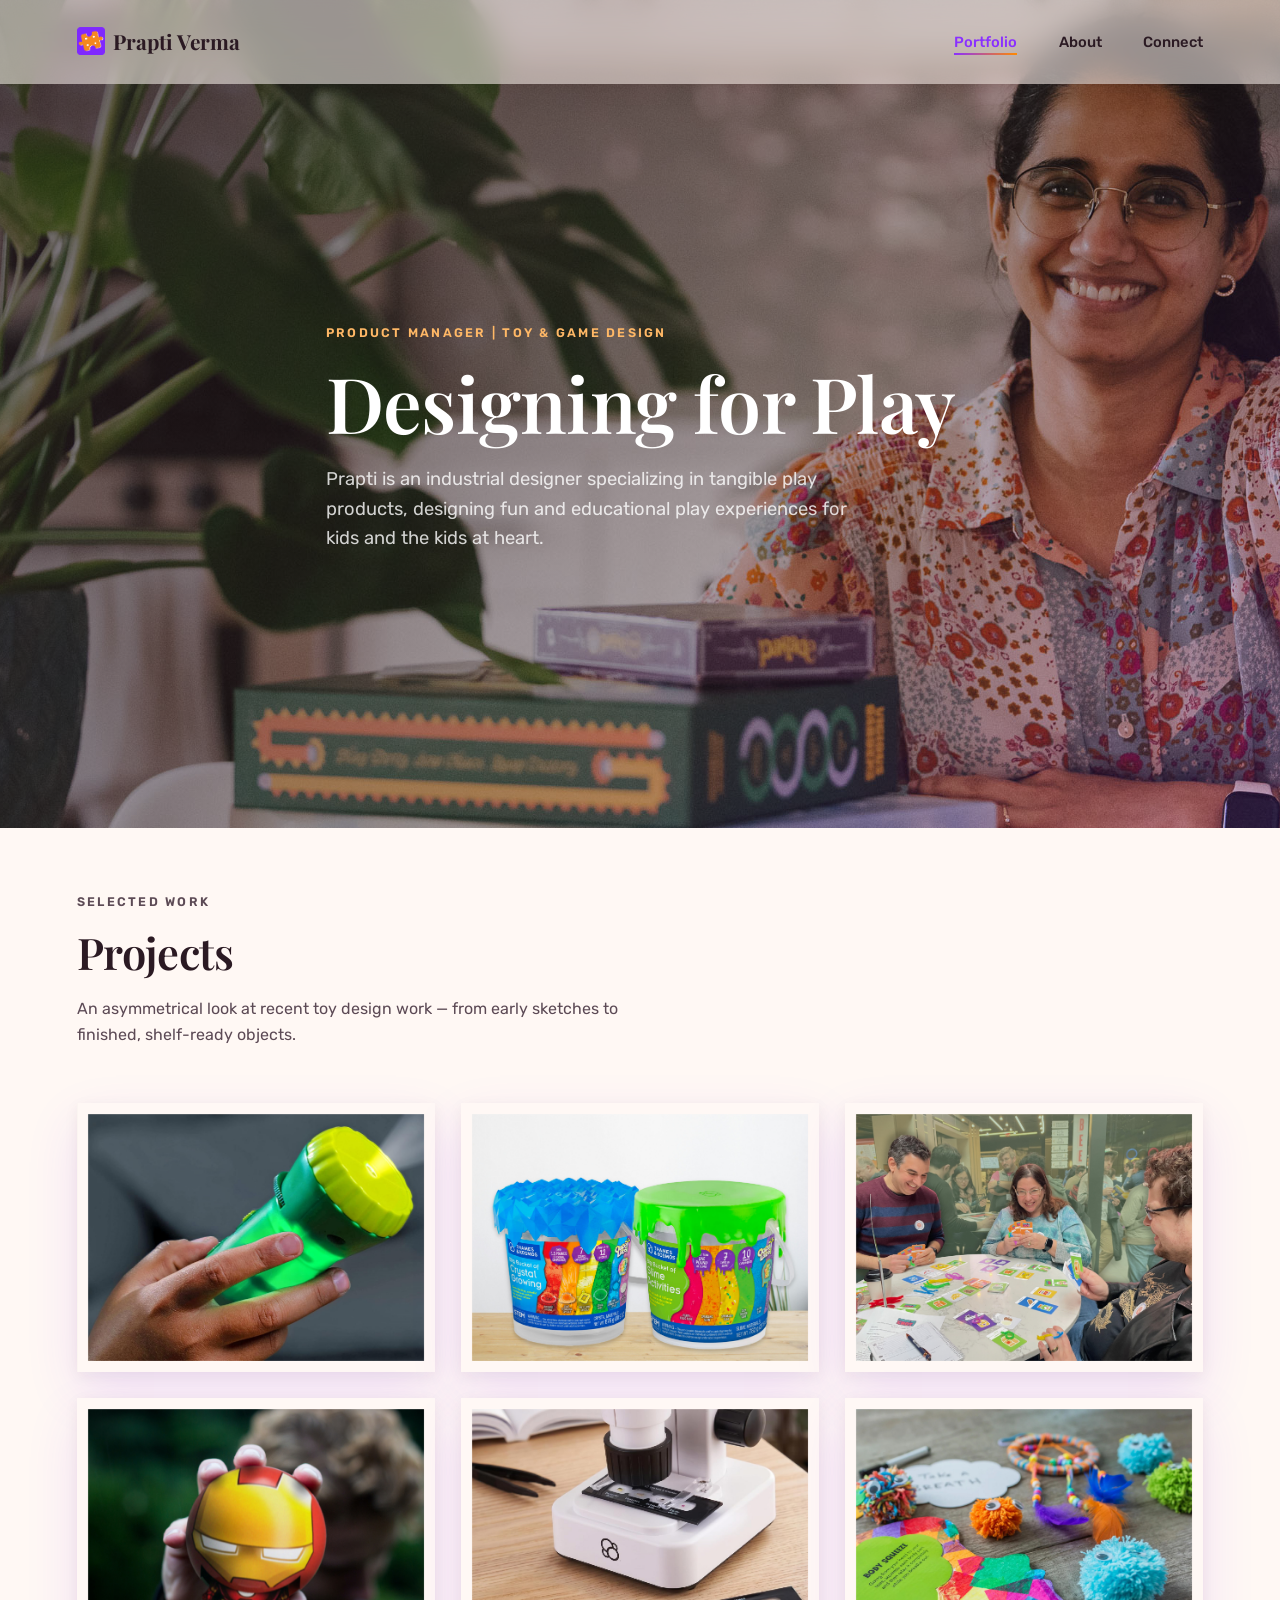
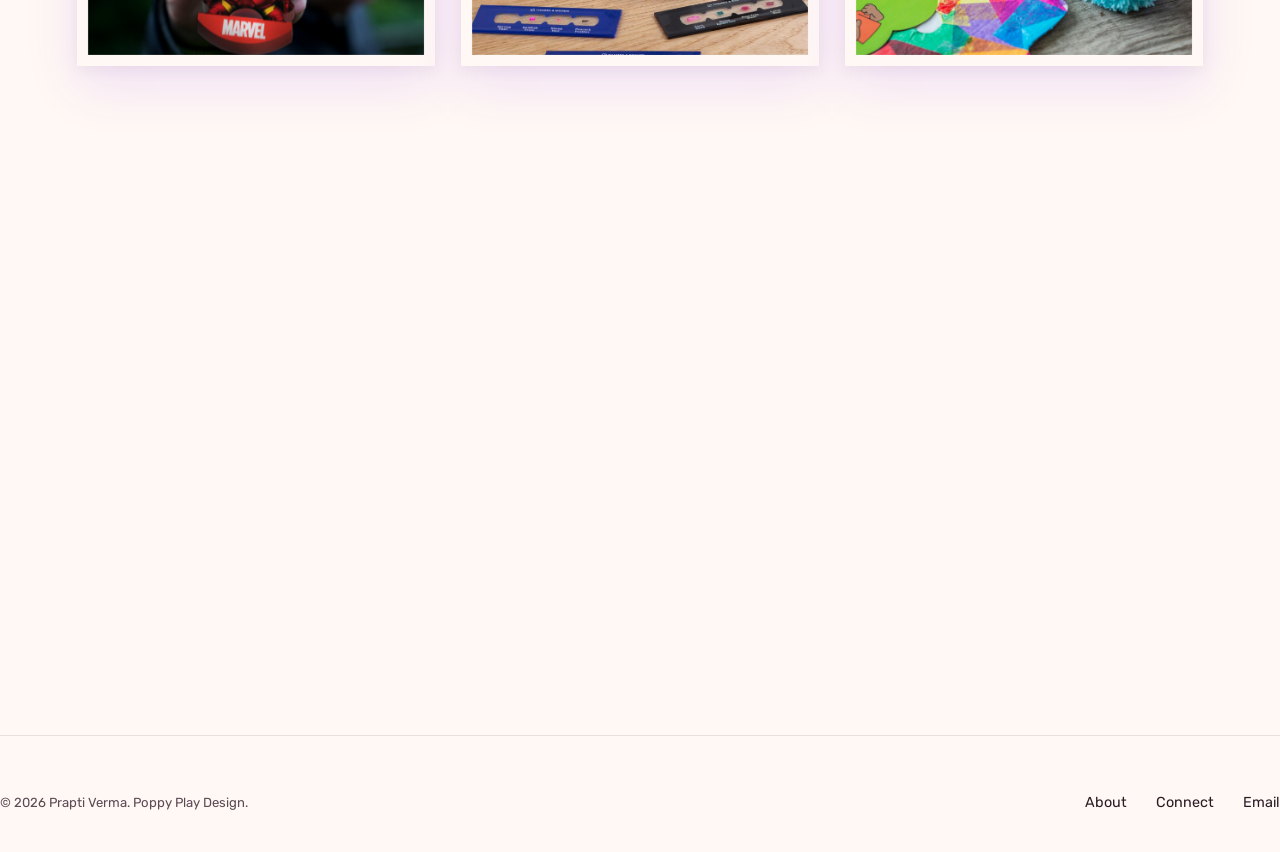
<file: index.html>
<!DOCTYPE html>
<html lang="en">
<head>
  <meta charset="UTF-8" />
  <meta name="viewport" content="width=device-width, initial-scale=1.0" />
  <title>Prapti Verma — Poppy Play Design</title>
  <meta name="description" content="Prapti Verma is a contemporary toy designer crafting premium, tactile, handcrafted playthings. Explore the portfolio." />
  <meta property="og:title" content="Prapti Verma — Poppy Play Design" />
  <meta property="og:description" content="Contemporary toy design portfolio — premium, tactile, handcrafted playthings." />
  <meta property="og:image" content="images/og-image.jpg" />
  <link rel="icon" type="image/png" href="images/PPD-onlylogo.png" />
  <link rel="stylesheet" href="css/style.css" />
</head>
<body>

  <nav class="site-nav">
    <div class="container nav-inner">
      <a href="index.html" class="logo"><img src="images/PPD-onlylogo.png" alt="Poppy Play Design" class="logo-img" />Prapti Verma</a>
      <ul class="nav-links">
        <li><a href="index.html">Portfolio</a></li>
        <li><a href="about.html">About</a></li>
        <li><a href="connect.html">Connect</a></li>
      </ul>
    </div>
  </nav>

  <header class="hero">
    <div class="container">
      <div class="hero-content">
        <p class="eyebrow reveal" style="color:var(--orange-light);">Product Manager | Toy &amp; Game Design</p>
        <h1 class="hero-title reveal">Designing for Play</h1>
        <p class="hero-sub reveal">
          Prapti is an industrial designer specializing in tangible play products,
          designing fun and educational play experiences for kids and the kids at heart.
        </p>
      </div>
    </div>
  </header>

  <main class="container">
    <div class="section-head reveal">
      <div>
        <p class="eyebrow">Selected Work</p>
        <h2>Projects</h2>
      </div>
      <p>An asymmetrical look at recent toy design work — from early sketches to finished, shelf-ready objects.</p>
    </div>

    <div class="project-grid">
      <a href="project-1.html" class="project-card reveal">
        <img src="images/project-1-cover.jpg" alt="Educational Flashlight Projectors" />
        <div class="card-overlay">
          <span class="card-tag">Thames &amp; Kosmos</span>
          <span class="card-title">Educational Flashlight Projectors</span>
        </div>
      </a>

      <a href="project-2.html" class="project-card reveal">
        <img src="images/project-2-cover.jpg" alt="Science in a Bucket" />
        <div class="card-overlay">
          <span class="card-tag">Thames &amp; Kosmos</span>
          <span class="card-title">Science in a Bucket</span>
        </div>
      </a>

      <a href="project-3.html" class="project-card reveal">
        <img src="images/project-3-cover.jpg" alt="Forget Me Knot" />
        <div class="card-overlay">
          <span class="card-tag">Poppy Play Design</span>
          <span class="card-title">Forget Me Knot — A Unique Card Game</span>
        </div>
      </a>

      <a href="#" class="project-card reveal">
        <img src="images/project-4-cover.jpg" alt="MARVEL Toys Graduation Project" />
        <div class="card-overlay">
          <span class="card-tag">Disney India</span>
          <span class="card-title">MARVEL Toys Graduation Project</span>
        </div>
      </a>

      <a href="#" class="project-card reveal">
        <img src="images/project-5-cover.jpg" alt="Digital Microscope" />
        <div class="card-overlay">
          <span class="card-tag">Thames &amp; Kosmos</span>
          <span class="card-title">Digital Microscope</span>
        </div>
      </a>

      <a href="#" class="project-card reveal">
        <img src="images/project-6-cover.jpg" alt="Socio-Emotional Art & Craft Kits" />
        <div class="card-overlay">
          <span class="card-tag">Poppy Play Design</span>
          <span class="card-title">Socio-Emotional Art &amp; Craft Kits</span>
        </div>
      </a>

      <a href="#" class="project-card reveal">
        <img src="images/project-7-cover.jpg" alt="Hack Like a Hero" />
        <div class="card-overlay">
          <span class="card-tag">Playstruck</span>
          <span class="card-title">Hack Like a Hero</span>
        </div>
      </a>

      <a href="#" class="project-card reveal">
        <img src="images/project-8-cover.jpg" alt="NFLPA STEM Activity Kits" />
        <div class="card-overlay">
          <span class="card-tag">Poppy Play Design</span>
          <span class="card-title">NFLPA STEM Activity Kits</span>
        </div>
      </a>

      <a href="#" class="project-card reveal">
        <img src="images/project-9-cover.jpg" alt="Paper-based Activity Kits" />
        <div class="card-overlay">
          <span class="card-tag">Little Passports</span>
          <span class="card-title">Paper-based Activity Kits</span>
        </div>
      </a>

      <a href="#" class="project-card reveal">
        <img src="images/project-10-cover.jpg" alt="DIY Pretend Play" />
        <div class="card-overlay">
          <span class="card-tag">Skillmatics</span>
          <span class="card-title">DIY Pretend Play</span>
        </div>
      </a>

      <a href="#" class="project-card reveal">
        <img src="images/project-11-cover.jpg" alt="Wooden Construction Kits" />
        <div class="card-overlay">
          <span class="card-tag">Skillmatics</span>
          <span class="card-title">Wooden Construction Kits</span>
        </div>
      </a>

      <a href="#" class="project-card reveal">
        <img src="images/project-12-cover.jpg" alt="Preschool Subscription Boxes" />
        <div class="card-overlay">
          <span class="card-tag">Skillmatics</span>
          <span class="card-title">Preschool Subscription Boxes</span>
        </div>
      </a>
    </div>
  </main>

  <footer class="site-footer container">
    <div class="footer-inner">
      <p class="footer-copy">© 2026 Prapti Verma. Poppy Play Design.</p>
      <ul class="footer-links">
        <li><a href="about.html">About</a></li>
        <li><a href="connect.html">Connect</a></li>
        <li><a href="mailto:poppyplaydesign@gmail.com">Email</a></li>
      </ul>
    </div>
  </footer>

  <script src="js/main.js"></script>
</body>
</html>
</file>
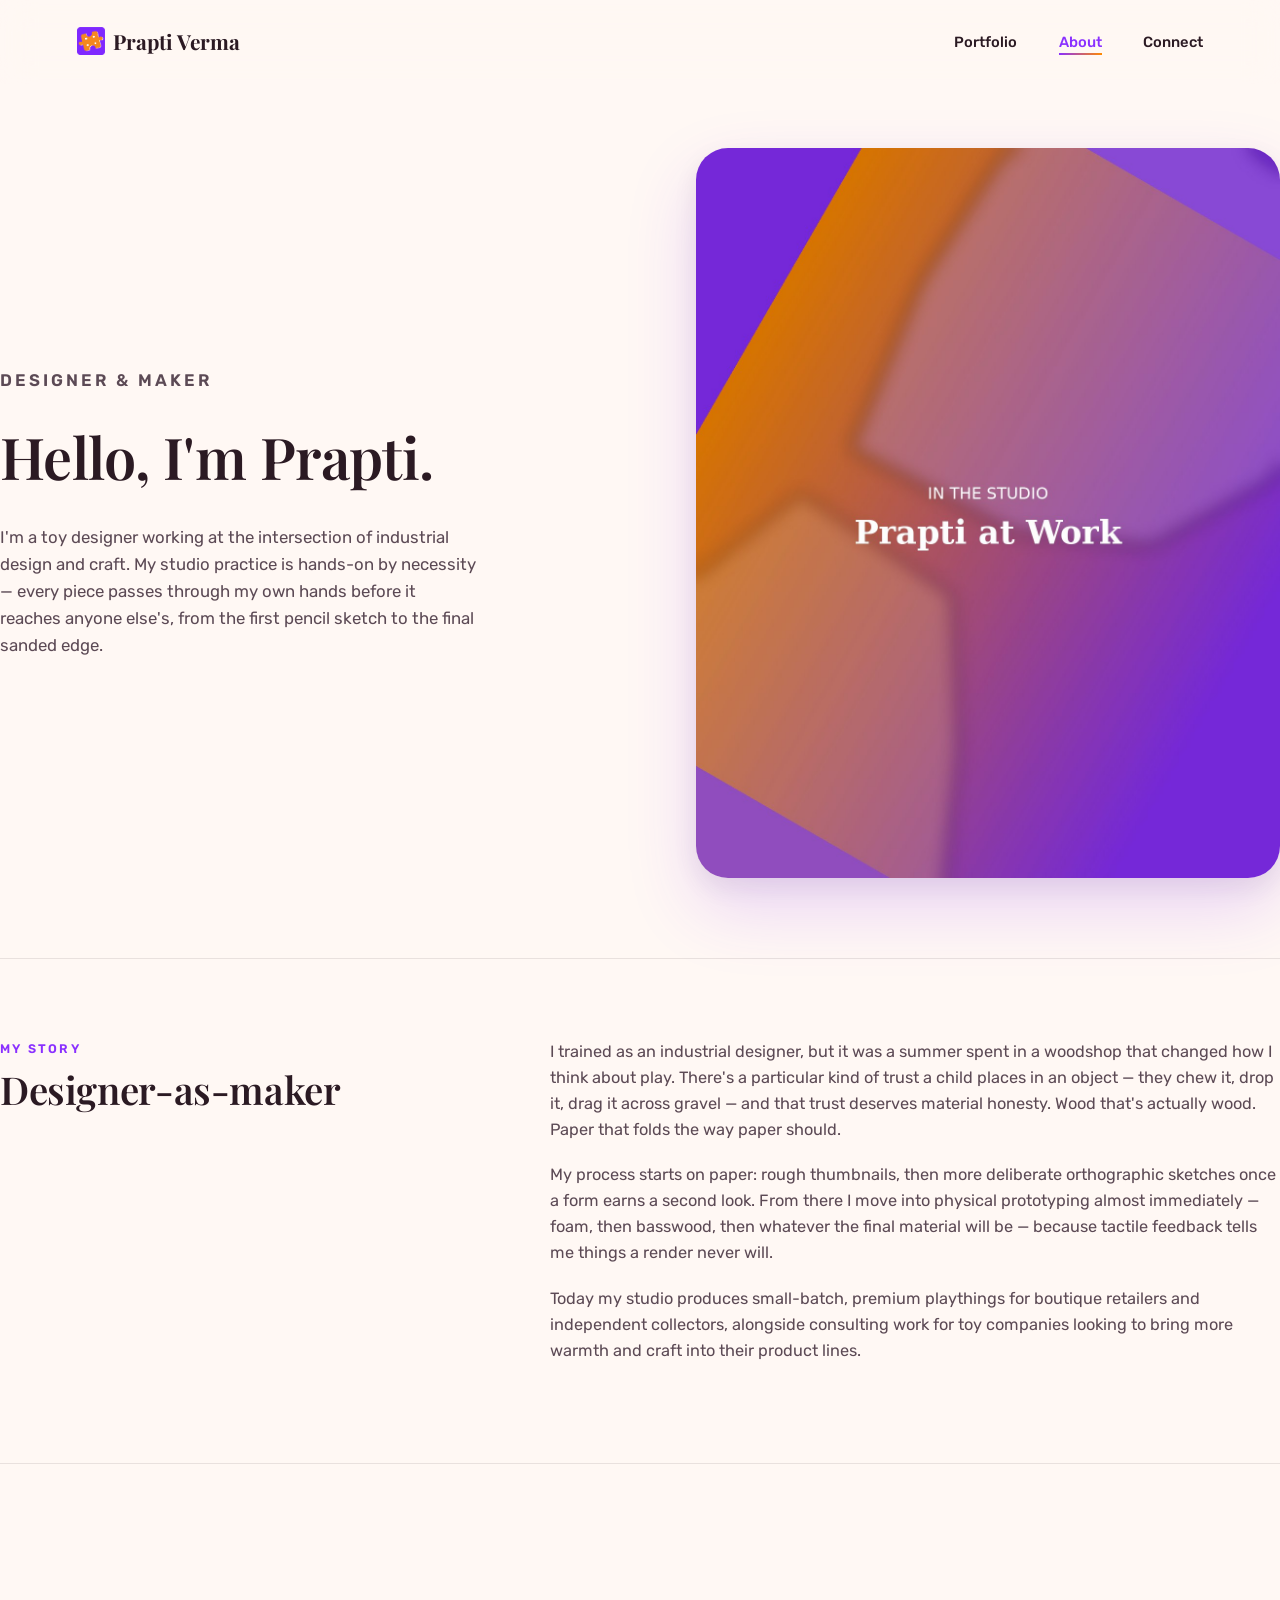
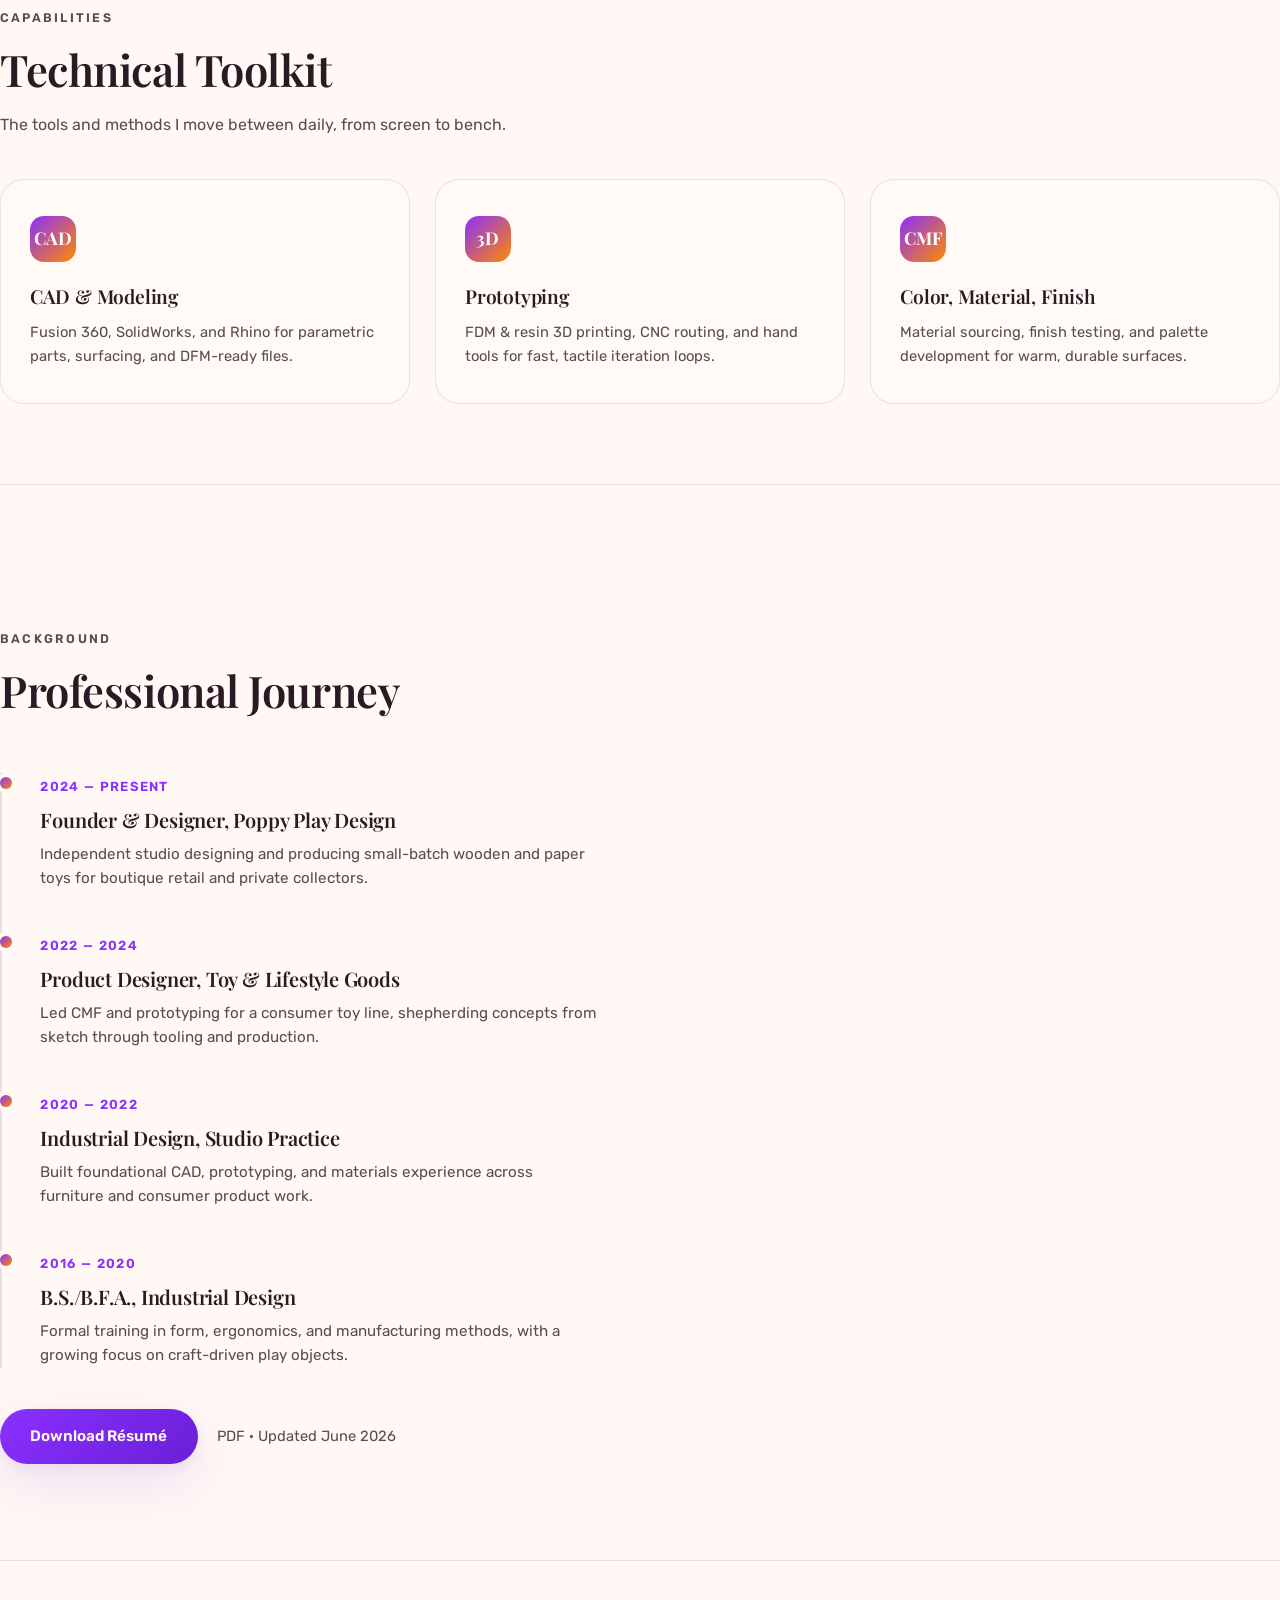
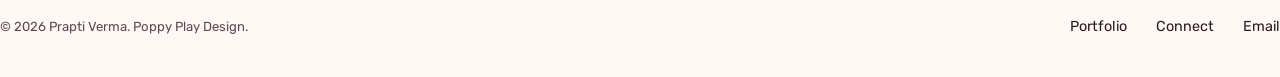
<file: about.html>
<!DOCTYPE html>
<html lang="en">
<head>
  <meta charset="UTF-8" />
  <meta name="viewport" content="width=device-width, initial-scale=1.0" />
  <title>About — Prapti Verma</title>
  <meta name="description" content="Designer-as-maker: Prapti Verma's background, process, and toolkit." />
  <link rel="icon" type="image/png" href="images/PPD-onlylogo.png" />
  <link rel="stylesheet" href="css/style.css" />
</head>
<body>

  <nav class="site-nav">
    <div class="container nav-inner">
      <a href="index.html" class="logo"><img src="images/PPD-onlylogo.png" alt="Poppy Play Design" class="logo-img" />Prapti Verma</a>
      <ul class="nav-links">
        <li><a href="index.html">Portfolio</a></li>
        <li><a href="about.html">About</a></li>
        <li><a href="connect.html">Connect</a></li>
      </ul>
    </div>
  </nav>

  <section class="about-hero container">
    <div class="about-intro">
      <p class="eyebrow reveal">Designer &amp; Maker</p>
      <h1 class="reveal">Hello, I'm Prapti.</h1>
      <p class="reveal">
        I'm a toy designer working at the intersection of industrial design
        and craft. My studio practice is hands-on by necessity — every piece
        passes through my own hands before it reaches anyone else's, from
        the first pencil sketch to the final sanded edge.
      </p>
    </div>
    <div class="about-portrait reveal">
      <img src="images/about-hero.jpg" alt="Prapti at work in her studio" />
    </div>
  </section>

  <section class="bio-section container">
    <div class="bio-grid">
      <div class="reveal">
        <p class="eyebrow">My Story</p>
        <h2>Designer-as-maker</h2>
      </div>
      <div class="bio-body reveal">
        <p>
          I trained as an industrial designer, but it was a summer spent in
          a woodshop that changed how I think about play. There's a
          particular kind of trust a child places in an object — they chew
          it, drop it, drag it across gravel — and that trust deserves
          material honesty. Wood that's actually wood. Paper that folds the
          way paper should.
        </p>
        <p>
          My process starts on paper: rough thumbnails, then more
          deliberate orthographic sketches once a form earns a second look.
          From there I move into physical prototyping almost immediately —
          foam, then basswood, then whatever the final material will be —
          because tactile feedback tells me things a render never will.
        </p>
        <p>
          Today my studio produces small-batch, premium playthings for
          boutique retailers and independent collectors, alongside
          consulting work for toy companies looking to bring more warmth
          and craft into their product lines.
        </p>
      </div>
    </div>
  </section>

  <section class="toolkit-section container">
    <div class="section-head reveal">
      <div>
        <p class="eyebrow">Capabilities</p>
        <h2>Technical Toolkit</h2>
      </div>
      <p>The tools and methods I move between daily, from screen to bench.</p>
    </div>

    <div class="toolkit-grid reveal-stagger">
      <div class="toolkit-card">
        <div class="icon">CAD</div>
        <h3>CAD &amp; Modeling</h3>
        <p>Fusion 360, SolidWorks, and Rhino for parametric parts, surfacing, and DFM-ready files.</p>
      </div>
      <div class="toolkit-card">
        <div class="icon">3D</div>
        <h3>Prototyping</h3>
        <p>FDM &amp; resin 3D printing, CNC routing, and hand tools for fast, tactile iteration loops.</p>
      </div>
      <div class="toolkit-card">
        <div class="icon">CMF</div>
        <h3>Color, Material, Finish</h3>
        <p>Material sourcing, finish testing, and palette development for warm, durable surfaces.</p>
      </div>
    </div>
  </section>

  <section class="journey-section container">
    <div class="section-head reveal">
      <div>
        <p class="eyebrow">Background</p>
        <h2>Professional Journey</h2>
      </div>
    </div>

    <div class="timeline reveal">
      <div class="timeline-item">
        <span class="t-year">2024 — Present</span>
        <h3>Founder &amp; Designer, Poppy Play Design</h3>
        <p>Independent studio designing and producing small-batch wooden and paper toys for boutique retail and private collectors.</p>
      </div>
      <div class="timeline-item">
        <span class="t-year">2022 — 2024</span>
        <h3>Product Designer, Toy &amp; Lifestyle Goods</h3>
        <p>Led CMF and prototyping for a consumer toy line, shepherding concepts from sketch through tooling and production.</p>
      </div>
      <div class="timeline-item">
        <span class="t-year">2020 — 2022</span>
        <h3>Industrial Design, Studio Practice</h3>
        <p>Built foundational CAD, prototyping, and materials experience across furniture and consumer product work.</p>
      </div>
      <div class="timeline-item">
        <span class="t-year">2016 — 2020</span>
        <h3>B.S./B.F.A., Industrial Design</h3>
        <p>Formal training in form, ergonomics, and manufacturing methods, with a growing focus on craft-driven play objects.</p>
      </div>
    </div>

    <div class="resume-cta reveal">
      <a href="resume.pdf" class="btn btn-primary" download>Download Résumé</a>
      <p>PDF · Updated June 2026</p>
    </div>
  </section>

  <footer class="site-footer container">
    <div class="footer-inner">
      <p class="footer-copy">© 2026 Prapti Verma. Poppy Play Design.</p>
      <ul class="footer-links">
        <li><a href="index.html">Portfolio</a></li>
        <li><a href="connect.html">Connect</a></li>
        <li><a href="mailto:poppyplaydesign@gmail.com">Email</a></li>
      </ul>
    </div>
  </footer>

  <script src="js/main.js"></script>
</body>
</html>
</file>
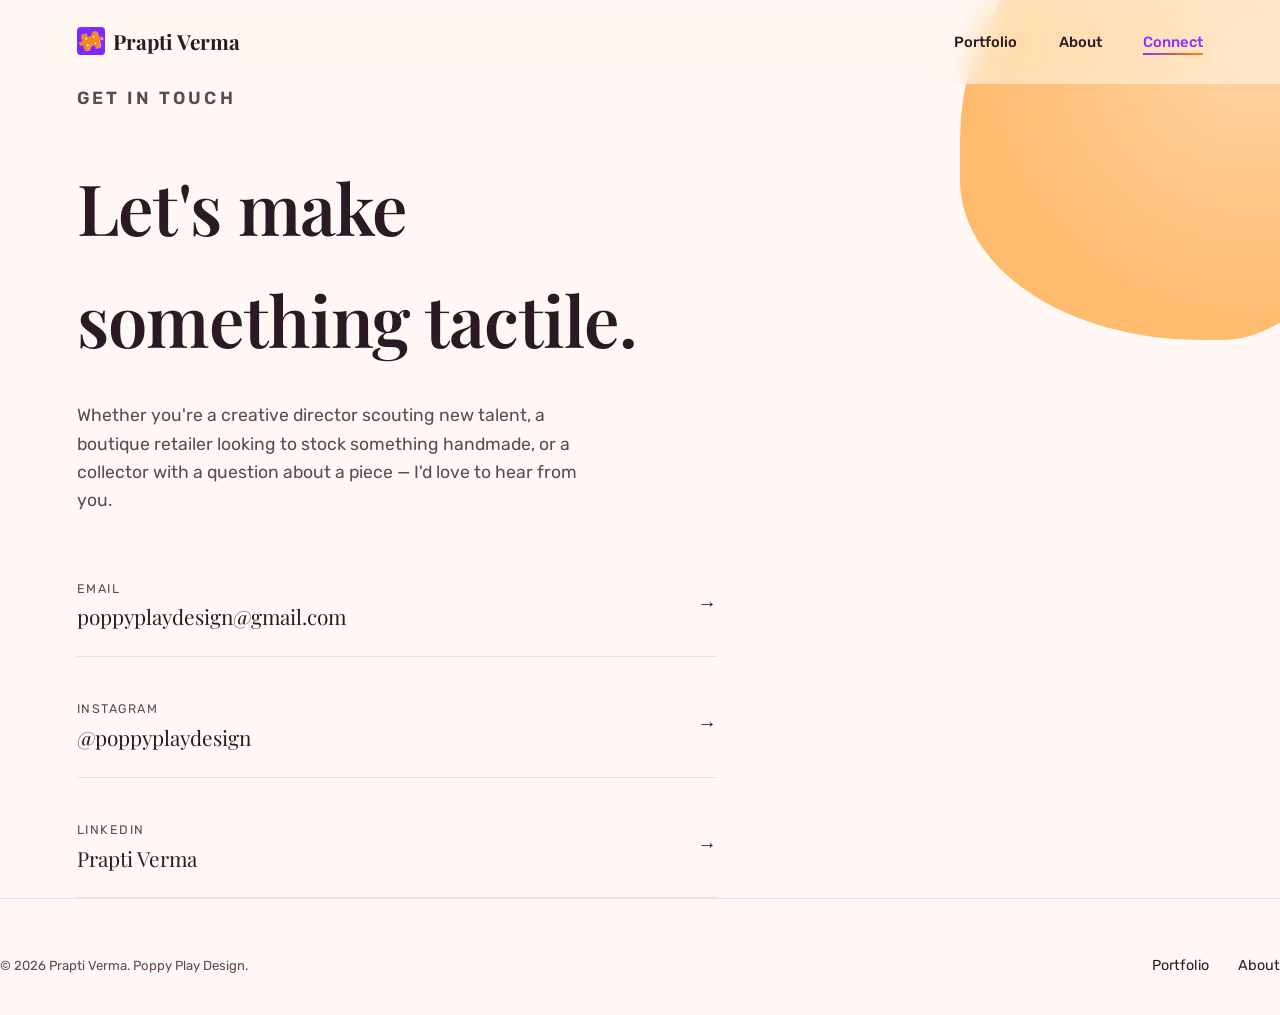
<file: connect.html>
<!DOCTYPE html>
<html lang="en">
<head>
  <meta charset="UTF-8" />
  <meta name="viewport" content="width=device-width, initial-scale=1.0" />
  <title>Connect — Prapti Verma</title>
  <meta name="description" content="Get in touch with Prapti Verma — Poppy Play Design." />
  <link rel="icon" type="image/png" href="images/PPD-onlylogo.png" />
  <link rel="stylesheet" href="css/style.css" />
</head>
<body>

  <nav class="site-nav">
    <div class="container nav-inner">
      <a href="index.html" class="logo"><img src="images/PPD-onlylogo.png" alt="Poppy Play Design" class="logo-img" />Prapti Verma</a>
      <ul class="nav-links">
        <li><a href="index.html">Portfolio</a></li>
        <li><a href="about.html">About</a></li>
        <li><a href="connect.html">Connect</a></li>
      </ul>
    </div>
  </nav>

  <section class="connect-hero container">
    <div class="blob blob-orange"></div>
    <div class="connect-content">
      <p class="eyebrow reveal">Get in Touch</p>
      <h1 class="reveal">Let's make something tactile.</h1>
      <p class="reveal">
        Whether you're a creative director scouting new talent, a boutique
        retailer looking to stock something handmade, or a collector with a
        question about a piece — I'd love to hear from you.
      </p>

      <div class="connect-channels reveal">
        <a class="channel-row" href="mailto:poppyplaydesign@gmail.com">
          <div>
            <span class="ch-label">Email</span><br />
            <span class="ch-value">poppyplaydesign@gmail.com</span>
          </div>
          <span class="arrow">→</span>
        </a>
        <a class="channel-row" href="https://instagram.com/poppyplaydesign" target="_blank" rel="noopener">
          <div>
            <span class="ch-label">Instagram</span><br />
            <span class="ch-value">@poppyplaydesign</span>
          </div>
          <span class="arrow">→</span>
        </a>
        <a class="channel-row" href="https://www.linkedin.com" target="_blank" rel="noopener">
          <div>
            <span class="ch-label">LinkedIn</span><br />
            <span class="ch-value">Prapti Verma</span>
          </div>
          <span class="arrow">→</span>
        </a>
      </div>
    </div>
  </section>

  <footer class="site-footer container">
    <div class="footer-inner">
      <p class="footer-copy">© 2026 Prapti Verma. Poppy Play Design.</p>
      <ul class="footer-links">
        <li><a href="index.html">Portfolio</a></li>
        <li><a href="about.html">About</a></li>
      </ul>
    </div>
  </footer>

  <script src="js/main.js"></script>
</body>
</html>
</file>
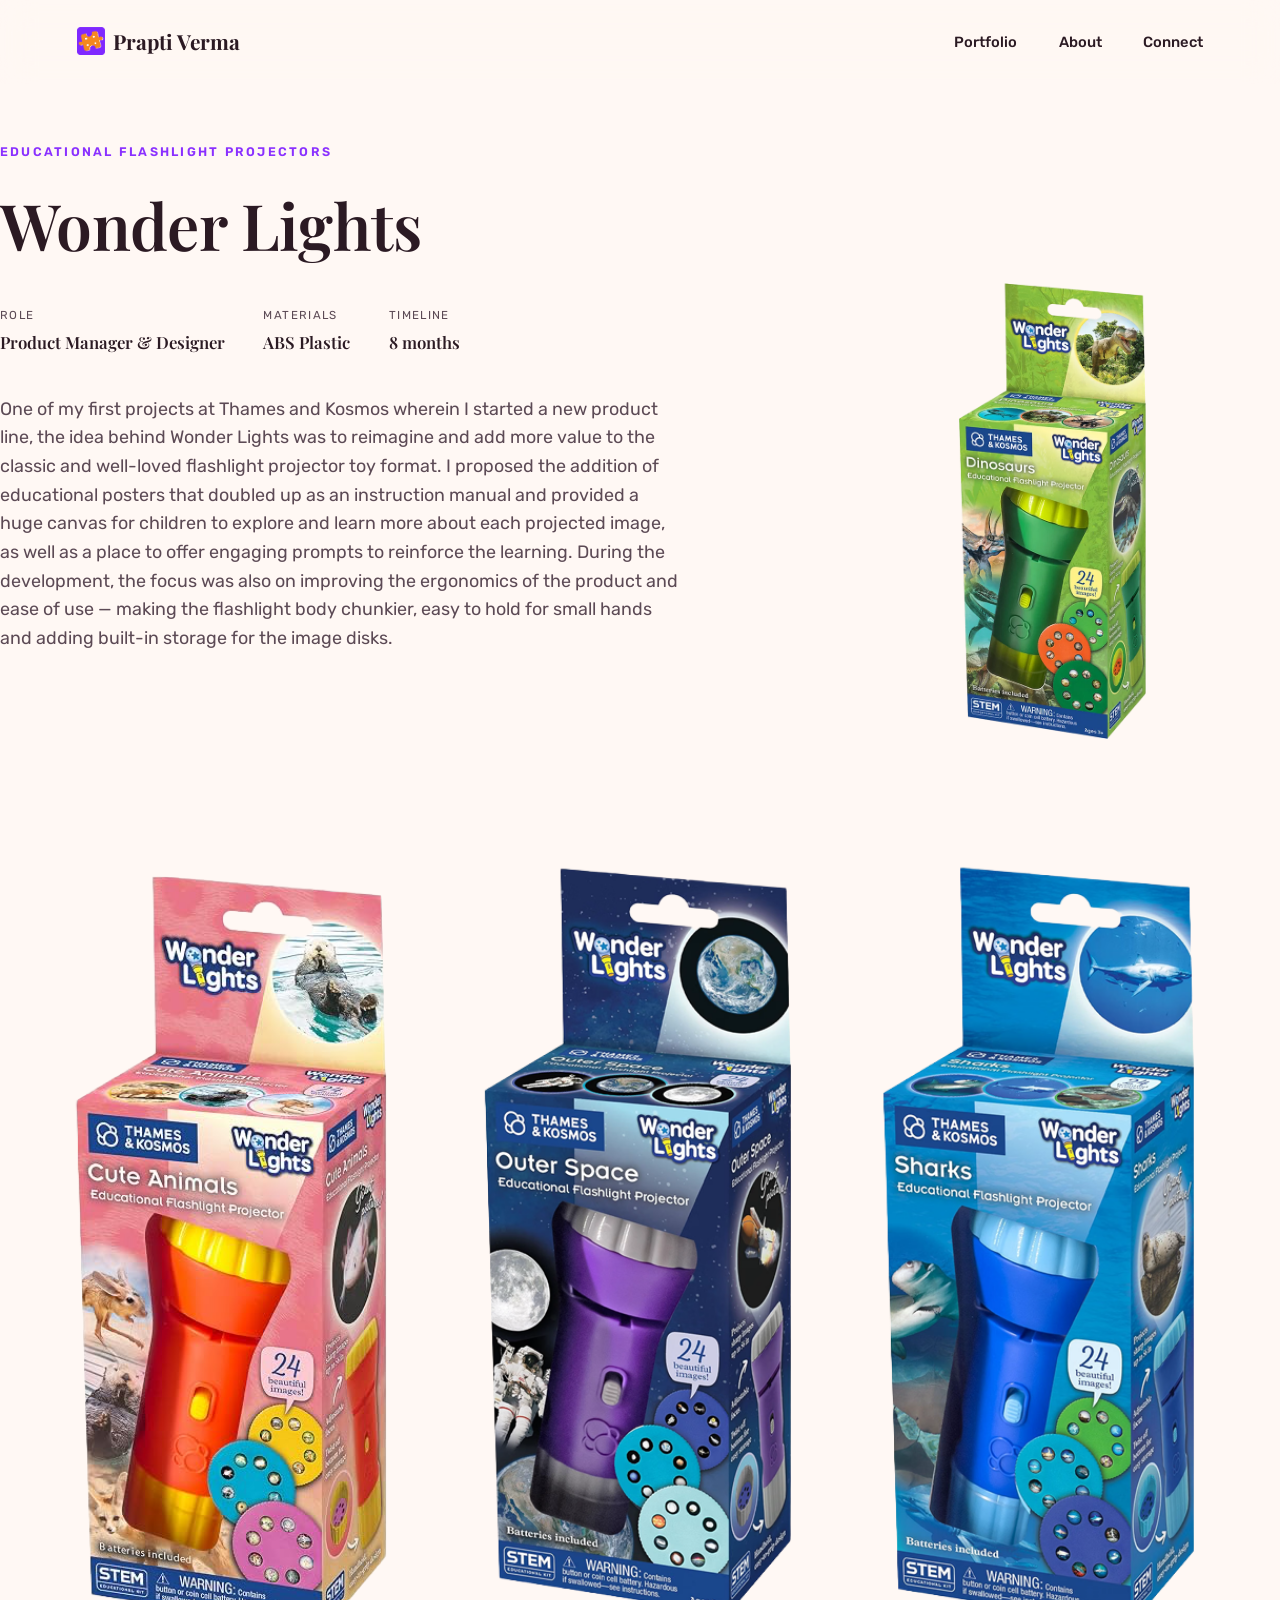
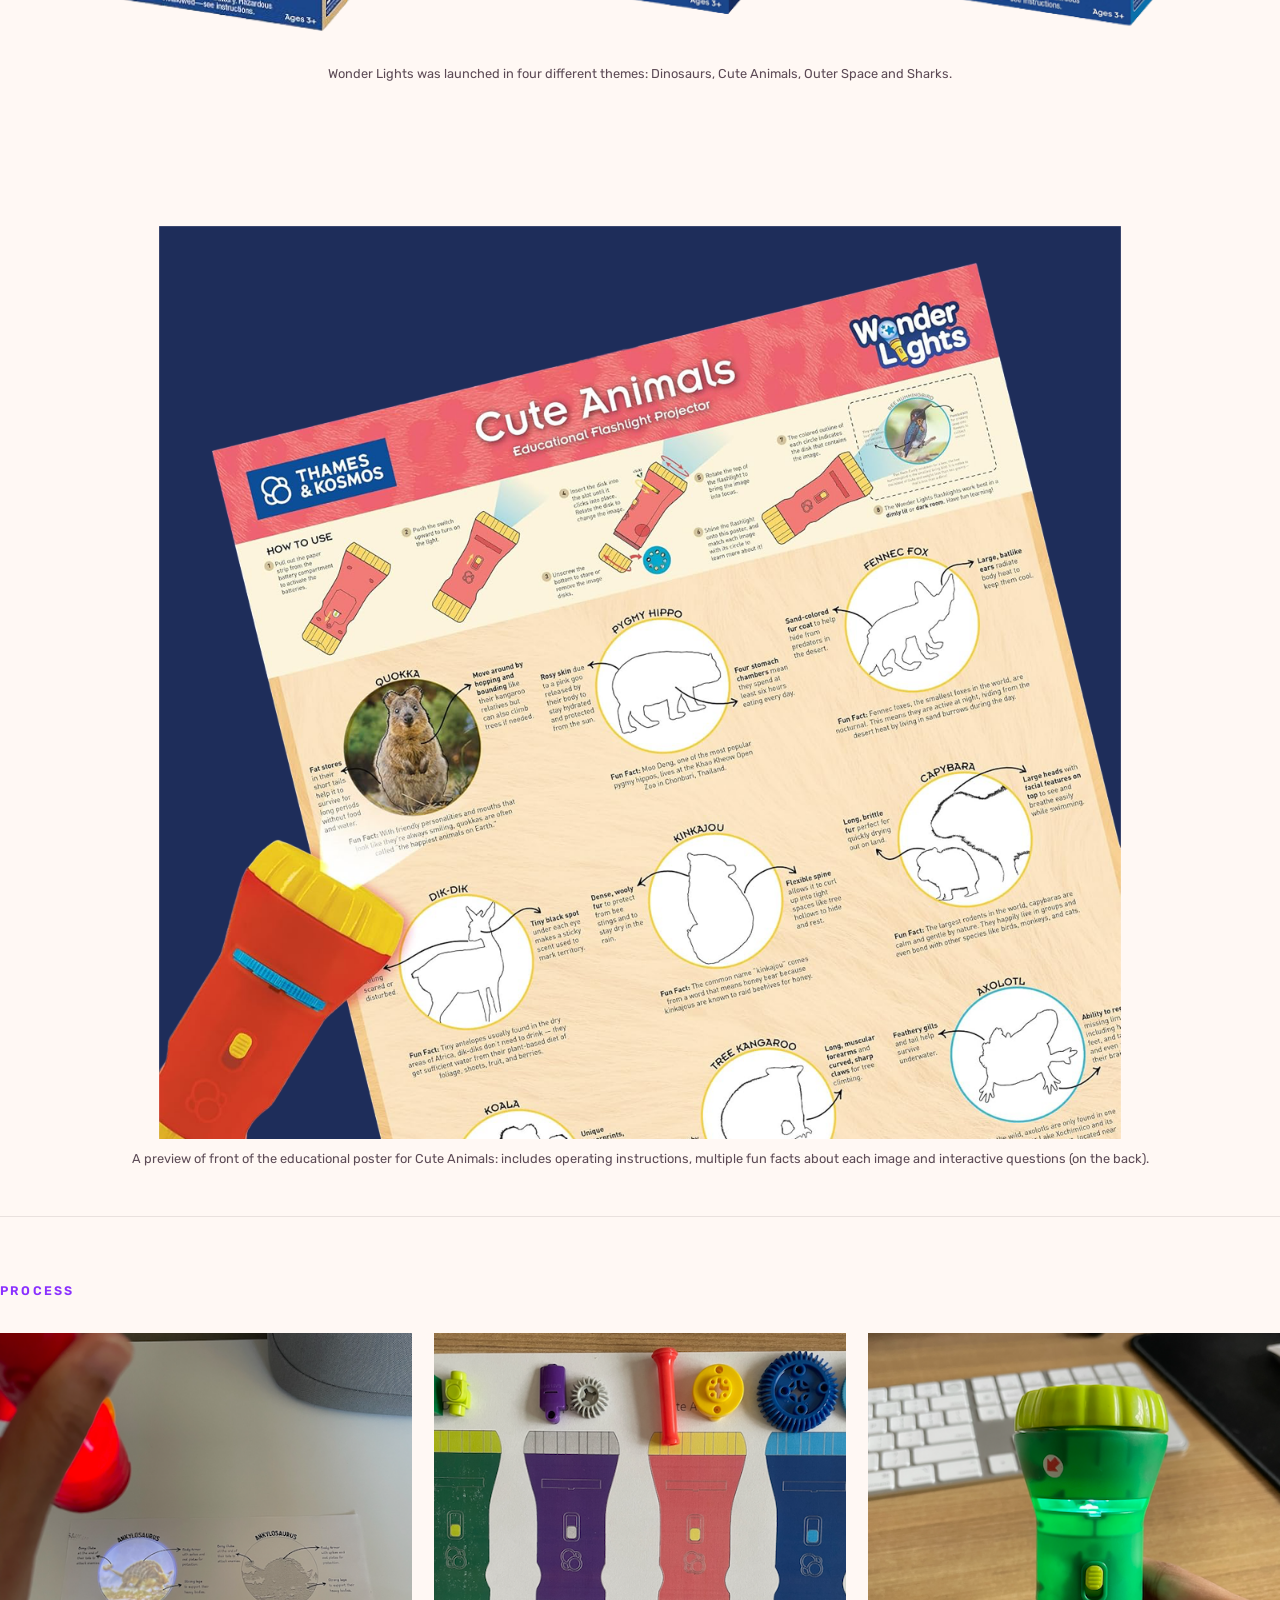
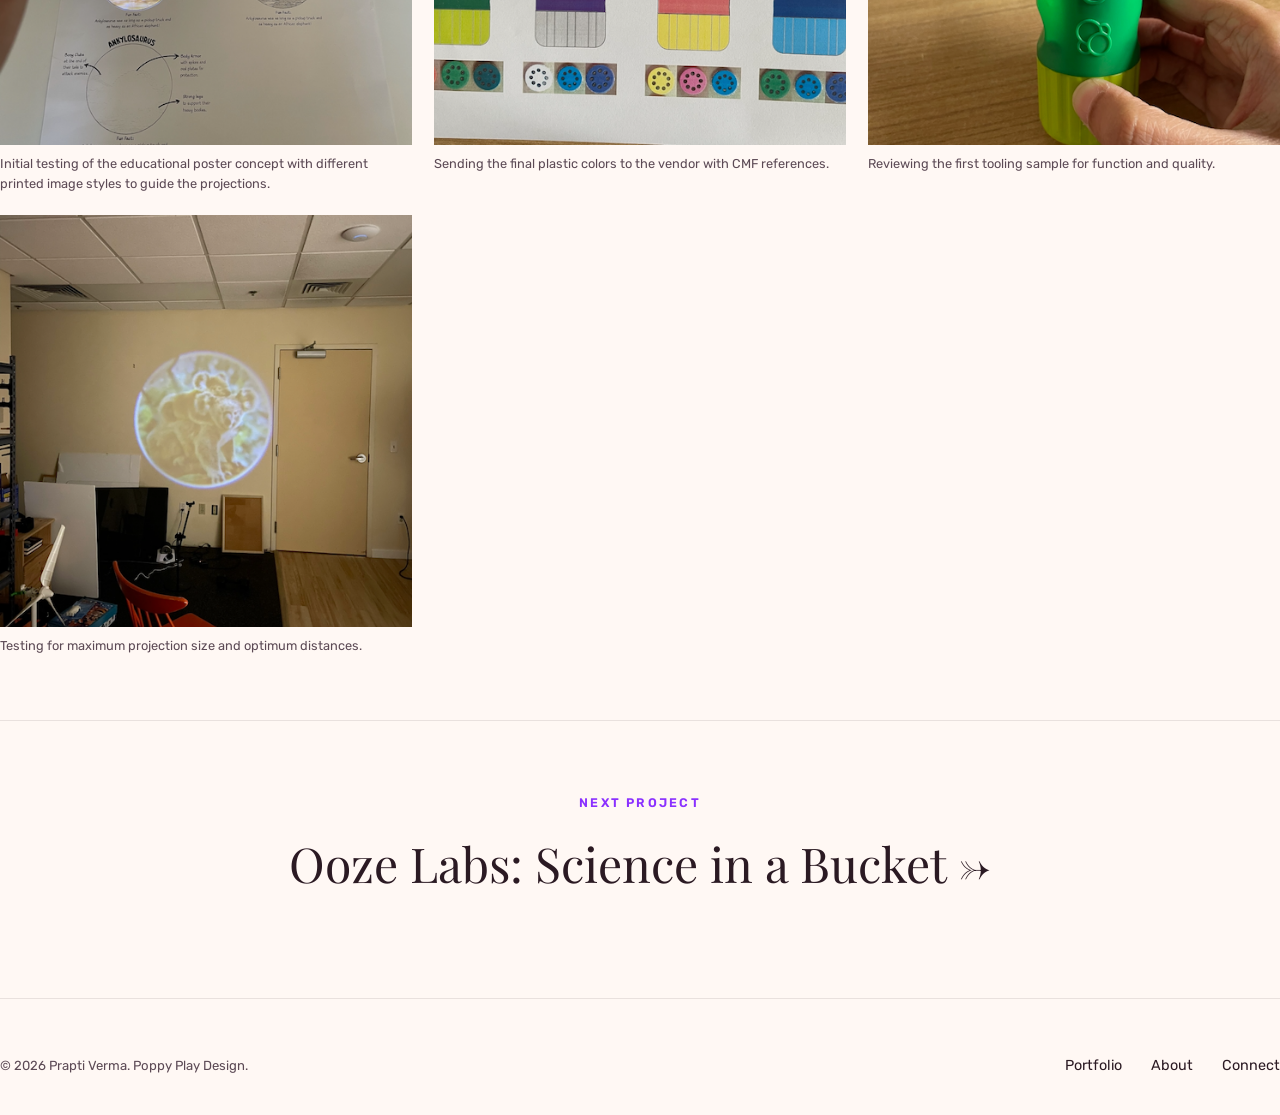
<file: project-1.html>
<!DOCTYPE html>
<html lang="en">
<head>
  <meta charset="UTF-8" />
  <meta name="viewport" content="width=device-width, initial-scale=1.0" />
  <title>Wonder Lights — Prapti Verma</title>
  <meta name="description" content="Wonder Lights: reimagining the classic flashlight projector toy for Thames & Kosmos." />
  <link rel="icon" type="image/png" href="images/PPD-onlylogo.png" />
  <link rel="stylesheet" href="css/style.css" />
</head>
<body>

  <nav class="site-nav">
    <div class="container nav-inner">
      <a href="index.html" class="logo"><img src="images/PPD-onlylogo.png" alt="Poppy Play Design" class="logo-img" />Prapti Verma</a>
      <ul class="nav-links">
        <li><a href="index.html">Portfolio</a></li>
        <li><a href="about.html">About</a></li>
        <li><a href="connect.html">Connect</a></li>
      </ul>
    </div>
  </nav>

  <header class="project-hero container">
    <div class="project-hero-text">
      <p class="eyebrow reveal">Educational Flashlight Projectors</p>
      <h1 class="reveal" style="font-size: clamp(2.4rem, 5vw, 4rem); margin-top: 0.8rem;">Wonder Lights</h1>

      <div class="project-meta reveal">
        <div>
          <span>Role</span>
          <strong>Product Manager &amp; Designer</strong>
        </div>
        <div>
          <span>Materials</span>
          <strong>ABS Plastic</strong>
        </div>
        <div>
          <span>Timeline</span>
          <strong>8 months</strong>
        </div>
      </div>

      <p class="project-summary reveal">
        One of my first projects at Thames and Kosmos wherein I started a new product line, the idea behind Wonder Lights was to reimagine and add more value to the classic and well-loved flashlight projector toy format. I proposed the addition of educational posters that doubled up as an instruction manual and provided a huge canvas for children to explore and learn more about each projected image, as well as a place to offer engaging prompts to reinforce the learning. During the development, the focus was also on improving the ergonomics of the product and ease of use — making the flashlight body chunkier, easy to hold for small hands and adding built-in storage for the image disks.
      </p>
    </div>

    <div class="project-preview reveal">
      <img src="images/project-1-thumbnail.png" alt="Wonder Lights preview" />
    </div>

  </header>

  <section class="container hero-image-section reveal">
    <img src="images/project-1-hero-1.png" alt="Wonder Lights four themes" />
    <p class="photo-caption">Wonder Lights was launched in four different themes: Dinosaurs, Cute Animals, Outer Space and Sharks.</p>
  </section>

  <section class="container hero-image-section reveal">
    <img src="images/project-1-hero-2.png" alt="Wonder Lights educational poster preview" />
    <p class="photo-caption">A preview of front of the educational poster for Cute Animals: includes operating instructions, multiple fun facts about each image and interactive questions (on the back).</p>
  </section>

  <section class="container photo-grid-section">
    <div class="section-label reveal">
      <p class="eyebrow">Process</p>
    </div>
    <div class="photo-grid reveal">
      <div class="photo-grid-item">
        <img src="images/project-1-carousel-1.png" alt="Educational poster concept testing" />
        <p class="photo-caption">Initial testing of the educational poster concept with different printed image styles to guide the projections.</p>
      </div>
      <div class="photo-grid-item">
        <img src="images/project-1-carousel-2.png" alt="CMF color references for vendor" />
        <p class="photo-caption">Sending the final plastic colors to the vendor with CMF references.</p>
      </div>
      <div class="photo-grid-item">
        <img src="images/project-1-carousel-3.png" alt="First tooling sample review" />
        <p class="photo-caption">Reviewing the first tooling sample for function and quality.</p>
      </div>
      <div class="photo-grid-item">
        <img src="images/project-1-carousel-4.png" alt="Projection size and distance testing" />
        <p class="photo-caption">Testing for maximum projection size and optimum distances.</p>
      </div>
    </div>
  </section>

  <section class="next-project container reveal">
    <span class="eyebrow">Next Project</span>
    <a href="project-2.html">Ooze Labs: Science in a Bucket →</a>
  </section>

  <footer class="site-footer container">
    <div class="footer-inner">
      <p class="footer-copy">© 2026 Prapti Verma. Poppy Play Design.</p>
      <ul class="footer-links">
        <li><a href="index.html">Portfolio</a></li>
        <li><a href="about.html">About</a></li>
        <li><a href="connect.html">Connect</a></li>
      </ul>
    </div>
  </footer>

  <script src="js/main.js"></script>
</body>
</html>
</file>
<file: css/style.css>
/* ==========================================================================
   Poppy Play Design — Prapti Verma Portfolio
   Core stylesheet
   ========================================================================== */

@import url('https://fonts.googleapis.com/css2?family=Playfair+Display:ital,wght@0,400;0,500;0,600;0,700;1,500&family=Rubik:wght@300;400;500;600;700&display=swap');

:root {
  --purple: #8a30ff;
  --purple-deep: #6a1fd6;
  --purple-light: #b377ff;
  --orange: #ff8a00;
  --orange-light: #ffb866;
  --cream: #fff8f4;
  --cream-deep: #f6eadf;
  --paper: #fffaf6;
  --ink: #2b1a23;
  --ink-soft: #5c4a55;
  --line: rgba(43, 26, 35, 0.1);

  --font-head: 'Playfair Display', Georgia, serif;
  --font-body: 'Rubik', -apple-system, BlinkMacSystemFont, 'Segoe UI', sans-serif;

  --shadow-soft: 0 20px 50px rgba(138, 48, 255, 0.12), 0 4px 14px rgba(43, 26, 35, 0.06);
  --shadow-lift: 0 30px 70px rgba(138, 48, 255, 0.18), 0 10px 24px rgba(43, 26, 35, 0.08);

  --nav-height: 84px;
  --container: 1280px;
  --ease: cubic-bezier(0.22, 1, 0.36, 1);
}

* { margin: 0; padding: 0; box-sizing: border-box; }

html {
  scroll-behavior: smooth;
}

body {
  background: var(--cream);
  color: var(--ink);
  font-family: var(--font-body);
  font-weight: 400;
  line-height: 1.6;
  -webkit-font-smoothing: antialiased;
  overflow-x: hidden;
}

img { max-width: 100%; display: block; }

a { color: inherit; text-decoration: none; }

h1, h2, h3, h4 {
  font-family: var(--font-head);
  font-weight: 600;
  letter-spacing: -0.01em;
  color: var(--ink);
}

.eyebrow {
  font-family: var(--font-body);
  font-size: 0.78rem;
  font-weight: 600;
  letter-spacing: 0.18em;
  text-transform: uppercase;
  color: var(--purple);
}

.container {
  max-width: var(--container);
  margin: 0 auto;
  padding: 0 6vw;
}

.container-wide {
  max-width: 1920px;
  margin: 0 auto;
  padding: 0 4vw;
}

/* ---------------------------------------------------------------------- */
/* Decorative organic blobs (background ambiance)                        */
/* ---------------------------------------------------------------------- */

.blob {
  position: absolute;
  pointer-events: none;
  z-index: 0;
  filter: blur(0px);
  opacity: 0.55;
}

.blob-purple {
  background: radial-gradient(circle at 30% 30%, var(--purple-light), var(--purple) 70%);
  border-radius: 62% 38% 55% 45% / 48% 55% 45% 52%;
}

.blob-orange {
  background: radial-gradient(circle at 70% 30%, var(--orange-light), var(--orange) 70%);
  border-radius: 45% 55% 40% 60% / 55% 45% 60% 40%;
}

/* ---------------------------------------------------------------------- */
/* Navigation                                                             */
/* ---------------------------------------------------------------------- */

.site-nav {
  position: fixed;
  top: 0;
  left: 0;
  right: 0;
  height: var(--nav-height);
  display: flex;
  align-items: center;
  z-index: 100;
  background: rgba(255, 248, 244, 0.55);
  backdrop-filter: blur(16px) saturate(140%);
  -webkit-backdrop-filter: blur(16px) saturate(140%);
  border-bottom: 1px solid transparent;
  transition: border-color 0.4s var(--ease), background 0.4s var(--ease);
}

.site-nav.scrolled {
  background: rgba(255, 248, 244, 0.85);
  border-bottom-color: var(--line);
}

.nav-inner {
  width: 100%;
  display: flex;
  align-items: center;
  justify-content: space-between;
}

.logo {
  font-family: var(--font-head);
  font-size: 1.3rem;
  font-weight: 700;
  color: var(--ink);
  display: flex;
  align-items: center;
  gap: 0.5rem;
}

.logo-img {
  height: 28px;
  width: auto;
  display: inline-block;
  vertical-align: middle;
}

.nav-links {
  display: flex;
  gap: 2.6rem;
  list-style: none;
}

.nav-links a {
  font-size: 0.92rem;
  font-weight: 500;
  position: relative;
  padding-bottom: 4px;
}

.nav-links a::after {
  content: '';
  position: absolute;
  left: 0;
  bottom: 0;
  width: 0;
  height: 2px;
  background: linear-gradient(90deg, var(--purple), var(--orange));
  transition: width 0.3s var(--ease);
}

.nav-links a:hover::after,
.nav-links a.active::after {
  width: 100%;
}

.nav-links a.active {
  color: var(--purple);
}

.nav-toggle { display: none; }

/* ---------------------------------------------------------------------- */
/* Buttons                                                                */
/* ---------------------------------------------------------------------- */

.btn {
  display: inline-flex;
  align-items: center;
  gap: 0.6rem;
  font-family: var(--font-body);
  font-weight: 600;
  font-size: 0.95rem;
  padding: 0.95rem 1.9rem;
  border-radius: 100px;
  cursor: pointer;
  border: none;
  transition: transform 0.35s var(--ease), box-shadow 0.35s var(--ease), background 0.35s var(--ease);
}

.btn-primary {
  background: linear-gradient(135deg, var(--purple), var(--purple-deep));
  color: var(--cream);
  box-shadow: var(--shadow-soft);
}

.btn-primary:hover {
  transform: translateY(-3px);
  box-shadow: var(--shadow-lift);
}

.btn-outline {
  background: transparent;
  color: var(--ink);
  border: 1.5px solid var(--line);
}

.btn-outline:hover {
  border-color: var(--purple);
  color: var(--purple);
  transform: translateY(-3px);
}

/* ---------------------------------------------------------------------- */
/* Hero (home)                                                            */
/* ---------------------------------------------------------------------- */

.hero {
  position: relative;
  width: 100%;
  min-height: 92vh;
  display: flex;
  flex-direction: column;
  justify-content: center;
  padding-top: var(--nav-height);
  overflow: hidden;
  background-image: url('../images/hero-bg.jpg');
  background-size: cover;
  background-position: center;
  background-repeat: no-repeat;
}

.hero::before {
  content: '';
  position: absolute;
  inset: 0;
  background: linear-gradient(135deg, rgba(43,26,35,0.62) 0%, rgba(43,26,35,0.38) 60%, rgba(138,48,255,0.18) 100%);
  z-index: 0;
}

.hero-content {
  position: relative;
  z-index: 1;
  max-width: 760px;
}

.hero-title {
  font-size: clamp(2.6rem, 6vw, 5.2rem);
  line-height: 1.05;
  margin: 1.2rem 0 1.4rem;
  color: #fff;
}

.hero-title em {
  font-style: italic;
  color: var(--orange-light);
}

.hero-sub {
  font-size: 1.15rem;
  color: rgba(255,255,255,0.8);
  max-width: 540px;
  margin-bottom: 2.2rem;
}

.scroll-cue {
  position: absolute;
  bottom: 36px;
  left: 4vw;
  font-size: 0.78rem;
  letter-spacing: 0.16em;
  text-transform: uppercase;
  color: rgba(255,255,255,0.6);
  display: flex;
  align-items: center;
  gap: 0.6rem;
}

.scroll-cue .line {
  width: 1px;
  height: 26px;
  background: rgba(255,255,255,0.6);
  animation: scrollPulse 2s infinite var(--ease);
}

@keyframes scrollPulse {
  0%, 100% { transform: scaleY(1); opacity: 0.5; }
  50% { transform: scaleY(0.5); opacity: 1; }
}

/* ---------------------------------------------------------------------- */
/* Section heading                                                        */
/* ---------------------------------------------------------------------- */

.section-head {
  margin-bottom: 2rem;
  padding-top: 4rem;
}

.section-head h2 {
  font-size: clamp(1.9rem, 3.4vw, 2.8rem);
  margin-top: 0.4rem;
  margin-bottom: 0.5rem;
}

.section-head p {
  color: var(--ink-soft);
  max-width: 560px;
}

/* ---------------------------------------------------------------------- */
/* Asymmetrical project grid                                              */
/* ---------------------------------------------------------------------- */

.project-grid {
  display: grid;
  grid-template-columns: repeat(3, 1fr);
  gap: 1.6rem;
  padding: 1.5rem 0 5rem;
}

.project-card {
  position: relative;
  display: block;
  border-radius: 0;
  overflow: hidden;
  box-shadow: var(--shadow-soft);
  aspect-ratio: 4/3;
  transform: translateY(0);
  transition: transform 0.5s var(--ease), box-shadow 0.5s var(--ease);
}

.project-card:hover {
  transform: translateY(-8px);
  box-shadow: var(--shadow-lift);
}

.project-card img {
  width: 100%;
  height: 100%;
  object-fit: cover;
  transition: transform 0.7s var(--ease);
}

.project-card:hover img {
  transform: scale(1.07);
}

.project-card .card-overlay {
  position: absolute;
  inset: 0;
  display: flex;
  flex-direction: column;
  justify-content: flex-end;
  padding: 1.8rem;
  background: linear-gradient(180deg, rgba(20,10,30,0) 25%, rgba(20,10,30,0.92) 100%);
  opacity: 0;
  transition: opacity 0.4s var(--ease);
}

.project-card:hover .card-overlay {
  opacity: 1;
}

.project-card .card-tag {
  color: var(--orange-light);
  font-size: 0.75rem;
  letter-spacing: 0.14em;
  text-transform: uppercase;
  font-weight: 600;
  margin-bottom: 0.4rem;
  transform: translateY(10px);
  opacity: 0;
  transition: all 0.45s var(--ease) 0.05s;
}

.project-card .card-title {
  color: #fff;
  font-family: var(--font-head);
  font-size: 1.6rem;
  transform: translateY(10px);
  opacity: 0;
  transition: all 0.45s var(--ease) 0.1s;
}

.project-card:hover .card-tag,
.project-card:hover .card-title {
  transform: translateY(0);
  opacity: 1;
}

@media (max-width: 900px) {
  .project-grid {
    grid-template-columns: repeat(2, 1fr);
  }
}

@media (max-width: 600px) {
  .project-grid {
    grid-template-columns: 1fr;
  }
}

/* ---------------------------------------------------------------------- */
/* Reveal-on-scroll                                                       */
/* ---------------------------------------------------------------------- */

.reveal {
  opacity: 0;
  transform: translateY(36px);
  transition: opacity 0.9s var(--ease), transform 0.9s var(--ease);
}

.reveal.in-view {
  opacity: 1;
  transform: translateY(0);
}

.reveal-stagger > * {
  opacity: 0;
  transform: translateY(28px);
  transition: opacity 0.7s var(--ease), transform 0.7s var(--ease);
}

.reveal-stagger.in-view > * {
  opacity: 1;
  transform: translateY(0);
}

.reveal-stagger.in-view > *:nth-child(1) { transition-delay: 0.05s; }
.reveal-stagger.in-view > *:nth-child(2) { transition-delay: 0.15s; }
.reveal-stagger.in-view > *:nth-child(3) { transition-delay: 0.25s; }
.reveal-stagger.in-view > *:nth-child(4) { transition-delay: 0.35s; }

/* ---------------------------------------------------------------------- */
/* Footer                                                                 */
/* ---------------------------------------------------------------------- */

.site-footer {
  border-top: 1px solid var(--line);
  padding: 3.4rem 0 2.4rem;
}

.footer-inner {
  display: flex;
  justify-content: space-between;
  align-items: center;
  flex-wrap: wrap;
  gap: 1.4rem;
}

.footer-links {
  display: flex;
  gap: 1.8rem;
  list-style: none;
  font-size: 0.9rem;
}

.footer-copy {
  font-size: 0.82rem;
  color: var(--ink-soft);
}

/* ---------------------------------------------------------------------- */
/* About page                                                             */
/* ---------------------------------------------------------------------- */

.about-hero {
  padding: calc(var(--nav-height) + 4rem) 0 5rem;
  display: grid;
  grid-template-columns: 1.05fr 0.95fr;
  gap: 4vw;
  align-items: center;
  position: relative;
}

.about-portrait {
  border-radius: 32px;
  overflow: hidden;
  box-shadow: var(--shadow-lift);
  aspect-ratio: 4/5;
}

.about-portrait img { width: 100%; height: 100%; object-fit: cover; }

.about-intro h1 {
  font-size: clamp(2.4rem, 4.6vw, 3.6rem);
  margin: 1rem 0 1.4rem;
}

.about-intro p {
  color: var(--ink-soft);
  font-size: 1.05rem;
  max-width: 480px;
}

.bio-section {
  padding: 5rem 0;
  border-top: 1px solid var(--line);
}

.bio-section .bio-grid {
  display: grid;
  grid-template-columns: 0.8fr 1.2fr;
  gap: 5vw;
}

.bio-section h2 {
  font-size: clamp(1.8rem, 3vw, 2.4rem);
}

.bio-section .bio-body p {
  color: var(--ink-soft);
  margin-bottom: 1.2rem;
  font-size: 1.02rem;
}

/* Technical toolkit */

.toolkit-section {
  padding: 5rem 0;
  border-top: 1px solid var(--line);
}

.toolkit-grid {
  display: grid;
  grid-template-columns: repeat(3, 1fr);
  gap: 1.6rem;
  margin-top: 2.6rem;
}

.toolkit-card {
  background: var(--paper);
  border: 1px solid var(--line);
  border-radius: 24px;
  padding: 2.2rem 1.8rem;
  transition: transform 0.4s var(--ease), box-shadow 0.4s var(--ease);
}

.toolkit-card:hover {
  transform: translateY(-6px);
  box-shadow: var(--shadow-soft);
}

.toolkit-card .icon {
  width: 46px;
  height: 46px;
  border-radius: 14px;
  display: flex;
  align-items: center;
  justify-content: center;
  font-family: var(--font-head);
  font-weight: 700;
  font-size: 1.1rem;
  color: #fff;
  margin-bottom: 1.2rem;
  background: linear-gradient(135deg, var(--purple), var(--orange));
}

.toolkit-card h3 {
  font-size: 1.2rem;
  margin-bottom: 0.6rem;
}

.toolkit-card p {
  color: var(--ink-soft);
  font-size: 0.92rem;
}

/* Journey timeline */

.journey-section {
  padding: 5rem 0 6rem;
  border-top: 1px solid var(--line);
}

.timeline {
  position: relative;
  margin-top: 3rem;
  padding-left: 2.4rem;
  border-left: 2px solid var(--line);
}

.timeline-item {
  position: relative;
  padding-bottom: 2.6rem;
}

.timeline-item:last-child { padding-bottom: 0; }

.timeline-item::before {
  content: '';
  position: absolute;
  left: -2.51rem;
  top: 4px;
  width: 12px;
  height: 12px;
  border-radius: 50%;
  background: linear-gradient(135deg, var(--purple), var(--orange));
  box-shadow: 0 0 0 4px var(--cream);
}

.timeline-item .t-year {
  font-size: 0.82rem;
  font-weight: 600;
  letter-spacing: 0.1em;
  color: var(--purple);
  text-transform: uppercase;
}

.timeline-item h3 {
  font-size: 1.25rem;
  margin: 0.3rem 0 0.4rem;
}

.timeline-item p {
  color: var(--ink-soft);
  font-size: 0.95rem;
  max-width: 560px;
}

.resume-cta {
  margin-top: 2.6rem;
  display: flex;
  align-items: center;
  gap: 1.2rem;
  flex-wrap: wrap;
}

.resume-cta p {
  color: var(--ink-soft);
  font-size: 0.92rem;
}

/* ---------------------------------------------------------------------- */
/* Project detail page                                                    */
/* ---------------------------------------------------------------------- */

.project-hero {
  padding: calc(var(--nav-height) + 3.6rem) 0 3rem;
  display: grid;
  grid-template-columns: 1fr 0.6fr;
  gap: 2rem 4rem;
  align-items: start;
}

.project-hero-text {
  display: flex;
  flex-direction: column;
}

.project-preview {
  border-radius: 12px;
  margin-top: calc(var(--nav-height) + 3.6rem);
}

.project-preview img {
  width: 100%;
  height: auto;
  display: block;
  border-radius: 12px;
}

.project-cover {
  grid-column: 1 / -1;
}

.project-meta {
  display: flex;
  gap: 2.4rem;
  margin: 1.8rem 0 2.4rem;
  flex-wrap: wrap;
}

.project-meta div span {
  display: block;
  font-size: 0.72rem;
  letter-spacing: 0.12em;
  text-transform: uppercase;
  color: var(--ink-soft);
  margin-bottom: 0.3rem;
}

.project-meta div strong {
  font-family: var(--font-head);
  font-size: 1.05rem;
  font-weight: 600;
}

.project-summary {
  max-width: 680px;
  font-size: 1.12rem;
  color: var(--ink-soft);
}

.project-cover {
  border-radius: 28px;
  overflow: hidden;
  box-shadow: var(--shadow-lift);
  margin: 3rem 0 1rem;
}

.project-cover img { width: 100%; }

.process-block {
  padding: 5rem 0;
  display: grid;
  gap: 1.2rem;
}

.process-image {
  border-radius: 26px;
  overflow: hidden;
  box-shadow: var(--shadow-soft);
}

.process-image img {
  width: 100%;
  transition: transform 0.8s var(--ease);
}

.process-block:hover .process-image img {
  transform: scale(1.02);
}

.process-caption {
  display: flex;
  justify-content: space-between;
  align-items: baseline;
  padding: 0 0.4rem;
}

.process-caption .stage {
  font-size: 0.74rem;
  letter-spacing: 0.14em;
  text-transform: uppercase;
  color: var(--purple);
  font-weight: 600;
}

.process-caption p {
  color: var(--ink-soft);
  font-size: 0.95rem;
  max-width: 480px;
  text-align: right;
}

/* ---------------------------------------------------------------------- */
/* Project photo grid                                                     */
/* ---------------------------------------------------------------------- */

.hero-image-section {
  padding: 3rem 0 3rem;
}

.hero-image-section img {
  width: 100%;
  height: auto;
  display: block;
  mix-blend-mode: multiply;
}

.hero-image-section .photo-caption {
  text-align: center;
}

.photo-grid-section {
  padding: 4rem 0 4rem;
  border-top: 1px solid var(--line);
}

.photo-grid-section .section-label {
  margin-bottom: 2rem;
}

.photo-grid {
  display: grid;
  grid-template-columns: repeat(3, 1fr);
  gap: 1.4rem;
}

.photo-grid-item img {
  width: 100%;
  aspect-ratio: 1/1;
  object-fit: cover;
  display: block;
}

.photo-caption {
  margin-top: 0.6rem;
  font-size: 0.8rem;
  color: var(--ink-soft);
  line-height: 1.5;
}

@media (max-width: 600px) {
  .photo-grid {
    grid-template-columns: repeat(2, 1fr);
  }
}

.next-project {
  border-top: 1px solid var(--line);
  padding: 4.5rem 0 6rem;
  text-align: center;
}

.next-project .eyebrow { display: block; margin-bottom: 0.8rem; }

.next-project a {
  display: inline-block;
  font-family: var(--font-head);
  font-size: clamp(1.8rem, 4vw, 3rem);
  transition: color 0.3s var(--ease), transform 0.3s var(--ease);
}

.next-project a:hover {
  color: var(--purple);
  transform: translateX(6px);
}

/* ---------------------------------------------------------------------- */
/* Connect page                                                           */
/* ---------------------------------------------------------------------- */

.connect-hero {
  min-height: 80vh;
  display: flex;
  align-items: center;
  position: relative;
  padding-top: var(--nav-height);
  overflow: hidden;
}

.connect-hero .blob-orange {
  width: 420px; height: 420px;
  top: -80px; right: -100px;
}

.connect-content {
  position: relative;
  z-index: 1;
  max-width: 640px;
}

.connect-content h1 {
  font-size: clamp(2.6rem, 5.6vw, 4.4rem);
  margin: 1rem 0 1.6rem;
}

.connect-content p {
  color: var(--ink-soft);
  font-size: 1.1rem;
  margin-bottom: 2.4rem;
  max-width: 520px;
}

.connect-channels {
  display: grid;
  gap: 1rem;
  margin-top: 2.2rem;
}

.channel-row {
  display: flex;
  justify-content: space-between;
  align-items: center;
  padding: 1.4rem 0;
  border-bottom: 1px solid var(--line);
  transition: padding-left 0.3s var(--ease), color 0.3s var(--ease);
}

.channel-row:hover {
  padding-left: 0.6rem;
  color: var(--purple);
}

.channel-row .ch-label {
  font-size: 0.78rem;
  letter-spacing: 0.12em;
  text-transform: uppercase;
  color: var(--ink-soft);
}

.channel-row .ch-value {
  font-family: var(--font-head);
  font-size: 1.3rem;
}

.channel-row .arrow {
  font-size: 1.2rem;
  transition: transform 0.3s var(--ease);
}

.channel-row:hover .arrow {
  transform: translateX(6px);
}

/* ---------------------------------------------------------------------- */
/* Responsive                                                             */
/* ---------------------------------------------------------------------- */

@media (max-width: 860px) {
  .nav-links { gap: 1.6rem; }
  .about-hero,
  .bio-section .bio-grid {
    grid-template-columns: 1fr;
  }
  .about-hero { padding-top: calc(var(--nav-height) + 2rem); }
  .about-portrait { order: -1; aspect-ratio: 16/10; }
  .toolkit-grid { grid-template-columns: 1fr; }
  .process-caption { flex-direction: column; align-items: flex-start; gap: 0.5rem; }
  .process-caption p { text-align: left; }
}

@media (max-width: 600px) {
  .container { padding: 0 5.5vw; }
  .nav-links { gap: 1.1rem; }
  .nav-links a { font-size: 0.82rem; }
  .hero-title { font-size: clamp(2.1rem, 9vw, 2.8rem); }
  .footer-inner { flex-direction: column; align-items: flex-start; }
}
</file>
